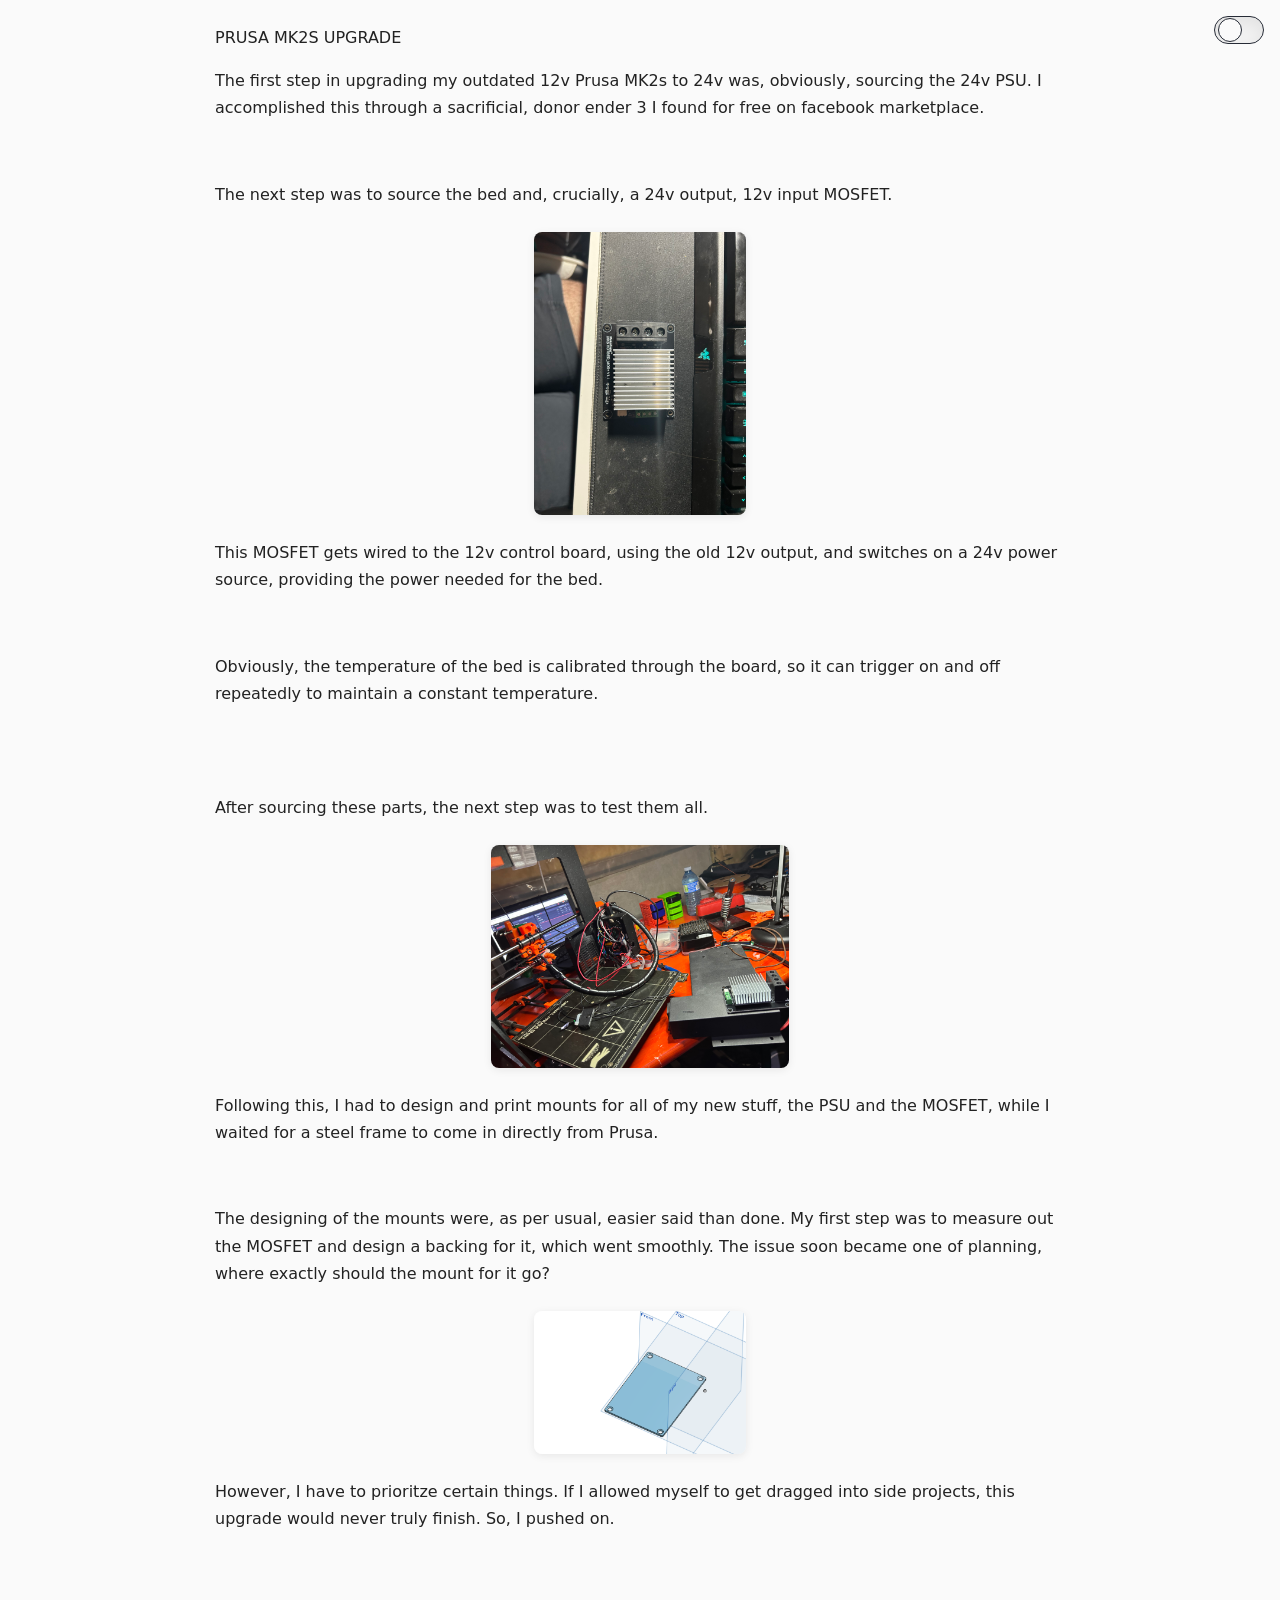
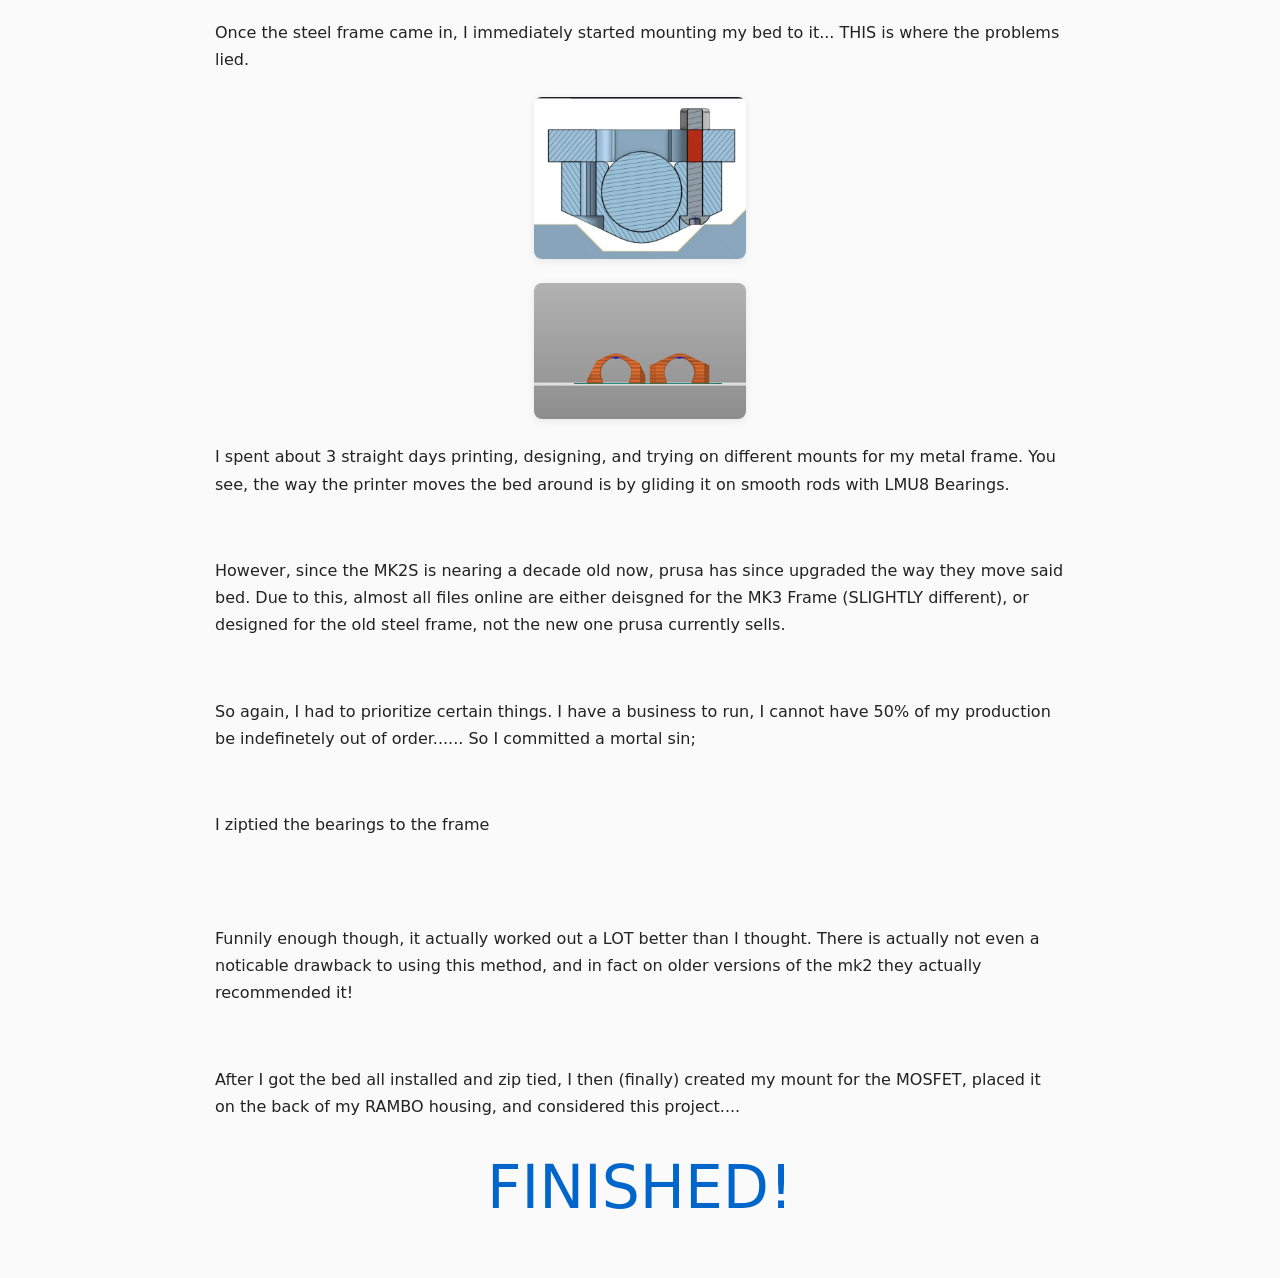
<file: 24vUpgrade/index.html>
<!DOCTYPE html>
<html lang="en">
<head>
  <script src="script.js" defer></script>

  <meta charset="UTF-8" />
  <meta name="viewport" content="width=device-width, initial-scale=1.0" />
  <meta name="description" content="Upgrading my 12v prusa mk2s one step at a time. First the bed, then the hotend, then the board" />
  <title>24v Prusa Upgrade</title>  
  <link rel="stylesheet" href="style.css">
</head>

<body>
  
  <!-- Theme toggle (slider) -->
<label class="theme-switch" aria-label="Toggle color theme">
  <input id="themeCheck" type="checkbox">
  <span class="slider"></span>
</label>

</button>

  <header>PRUSA MK2S UPGRADE</header>
    <p>The first step in upgrading my outdated 12v Prusa MK2s to 24v was, obviously, sourcing the 24v PSU. I accomplished this through a sacrificial, donor ender 3 I found for free on facebook marketplace.</p>
    <br>
    <p>The next step was to source the bed and, crucially, a 24v output, 12v input MOSFET.</p>
<img src="MOSFET.jpg" width=25%>
    <p>This MOSFET gets wired to the 12v control board, using the old 12v output, and switches on a 24v power source, providing the power needed for the bed.</p>
    <br>
    <p>Obviously, the temperature of the bed is calibrated through the board, so it can trigger on and off repeatedly to maintain a constant temperature.</p>
    <br>
    <br>
    <p>After sourcing these parts, the next step was to test them all.</p>
<img src="AssemblyBeginning.jpg" width=35%>
    <p>Following this, I had to design and print mounts for all of my new stuff, the PSU and the MOSFET, while I waited for a steel frame to come in directly from Prusa.</p>
    <br>
    <p>The designing of the mounts were, as per usual, easier said than done. My first step was to measure out the MOSFET and design a backing for it, which went smoothly. The issue soon became one of planning, where exactly should the mount for it go?</p>
<img src="MosfetImprint.png" width=25%>
    <p>However, I have to prioritze certain things. If I allowed myself to get dragged into side projects, this upgrade would never truly finish. So, I pushed on.</p>
    <br><br>
    <p>Once the steel frame came in, I immediately started mounting my bed to it... THIS is where the problems lied.</p>
    <img src="Prusa-Y-Bearing-Housing.png" width="25%"> <img src="OGvMOD.png" width="25%">
    <p>I spent about 3 straight days printing, designing, and trying on different mounts for my metal frame. You see, the way the printer moves the bed around is by gliding it on smooth rods with LMU8 Bearings.</p>
    <br>
    <p>However, since the MK2S is nearing a decade old now, prusa has since upgraded the way they move said bed. Due to this, almost all files online are either deisgned for the MK3 Frame (SLIGHTLY different), or designed for the old steel frame, not the new one prusa currently sells.</p>
    <br>
    <p>So again, I had to prioritize certain things. I have a business to run, I cannot have 50% of my production be indefinetely out of order...... So I committed a mortal sin;</p>
    <br>
    <p>I ziptied the bearings to the frame</p>
    <br>
    <br>
    <p>Funnily enough though, it actually worked out a LOT better than I thought. There is actually not even a noticable drawback to using this method, and in fact on older versions of the mk2 they actually recommended it!</p>
    <br>
    <p>After I got the bed all installed and zip tied, I then (finally) created my mount for the MOSFET, placed it on the back of my RAMBO housing, and considered this project....</p>
    <p class="lastLine">FINISHED!</p>
  </body>
</file>
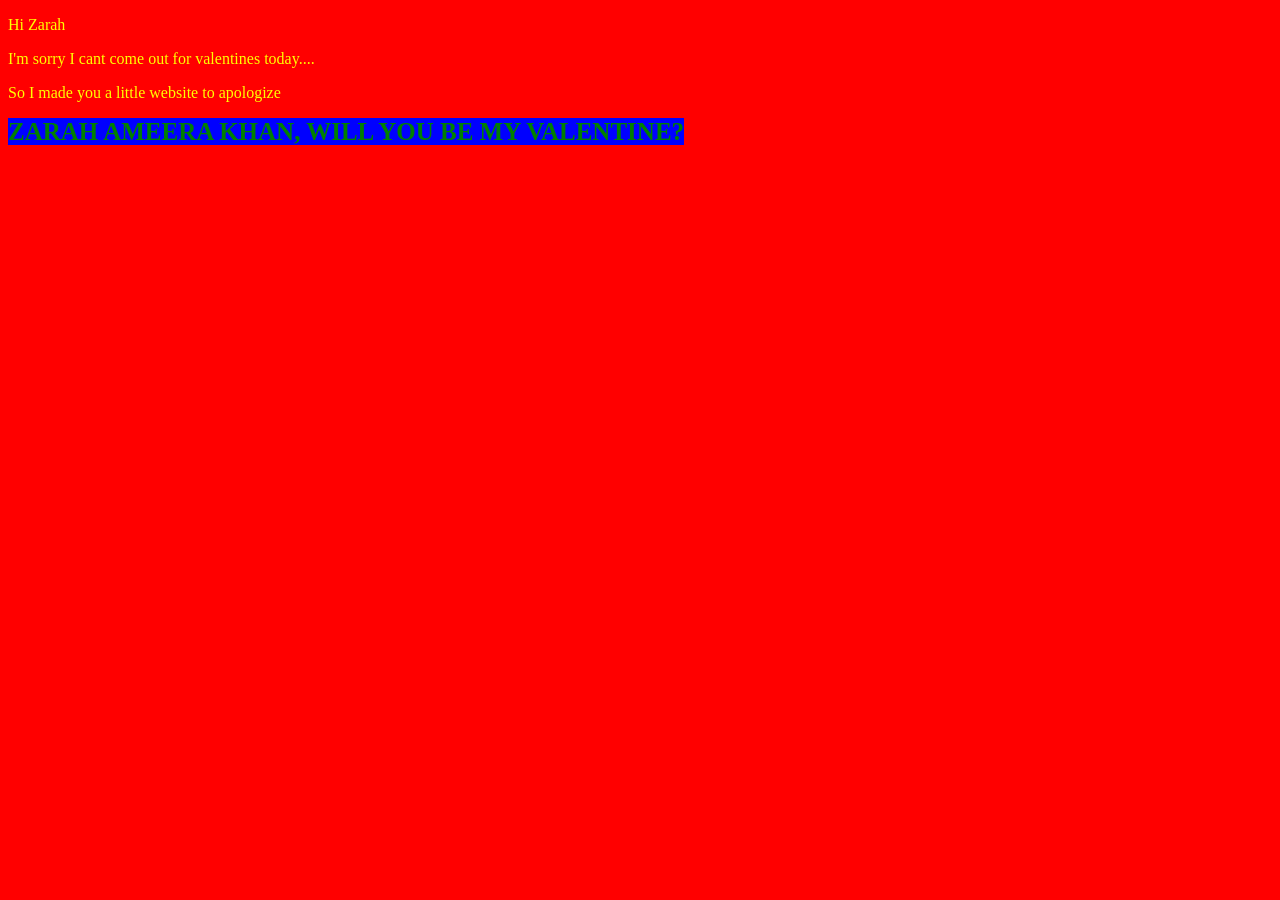
<file: dear-zarah/index.html>
<!DOCTYPE html>
<html>
<head>
	<meta charset="utf-8">
	<meta name="viewport" content="width=device-width, initial-scale=1">
	<title>Dear Zarah Khan</title>
	<link rel="stylesheet" type="text/css" href="style.css">
</head>
<body>
 	<p>Hi Zarah</p>
	<p>I'm sorry I cant come out for valentines today....</p>
	<p>So I made you a little website to apologize</p>
	<val>ZARAH AMEERA KHAN, WILL YOU BE MY VALENTINE?</val>

	<style>
	p {color: yellow;}
	body {background-color: red;}
	val {color: green; font-weight: bold; font-size:25px; background-color: blue;}
	</style>

</body>
</html>
</file>
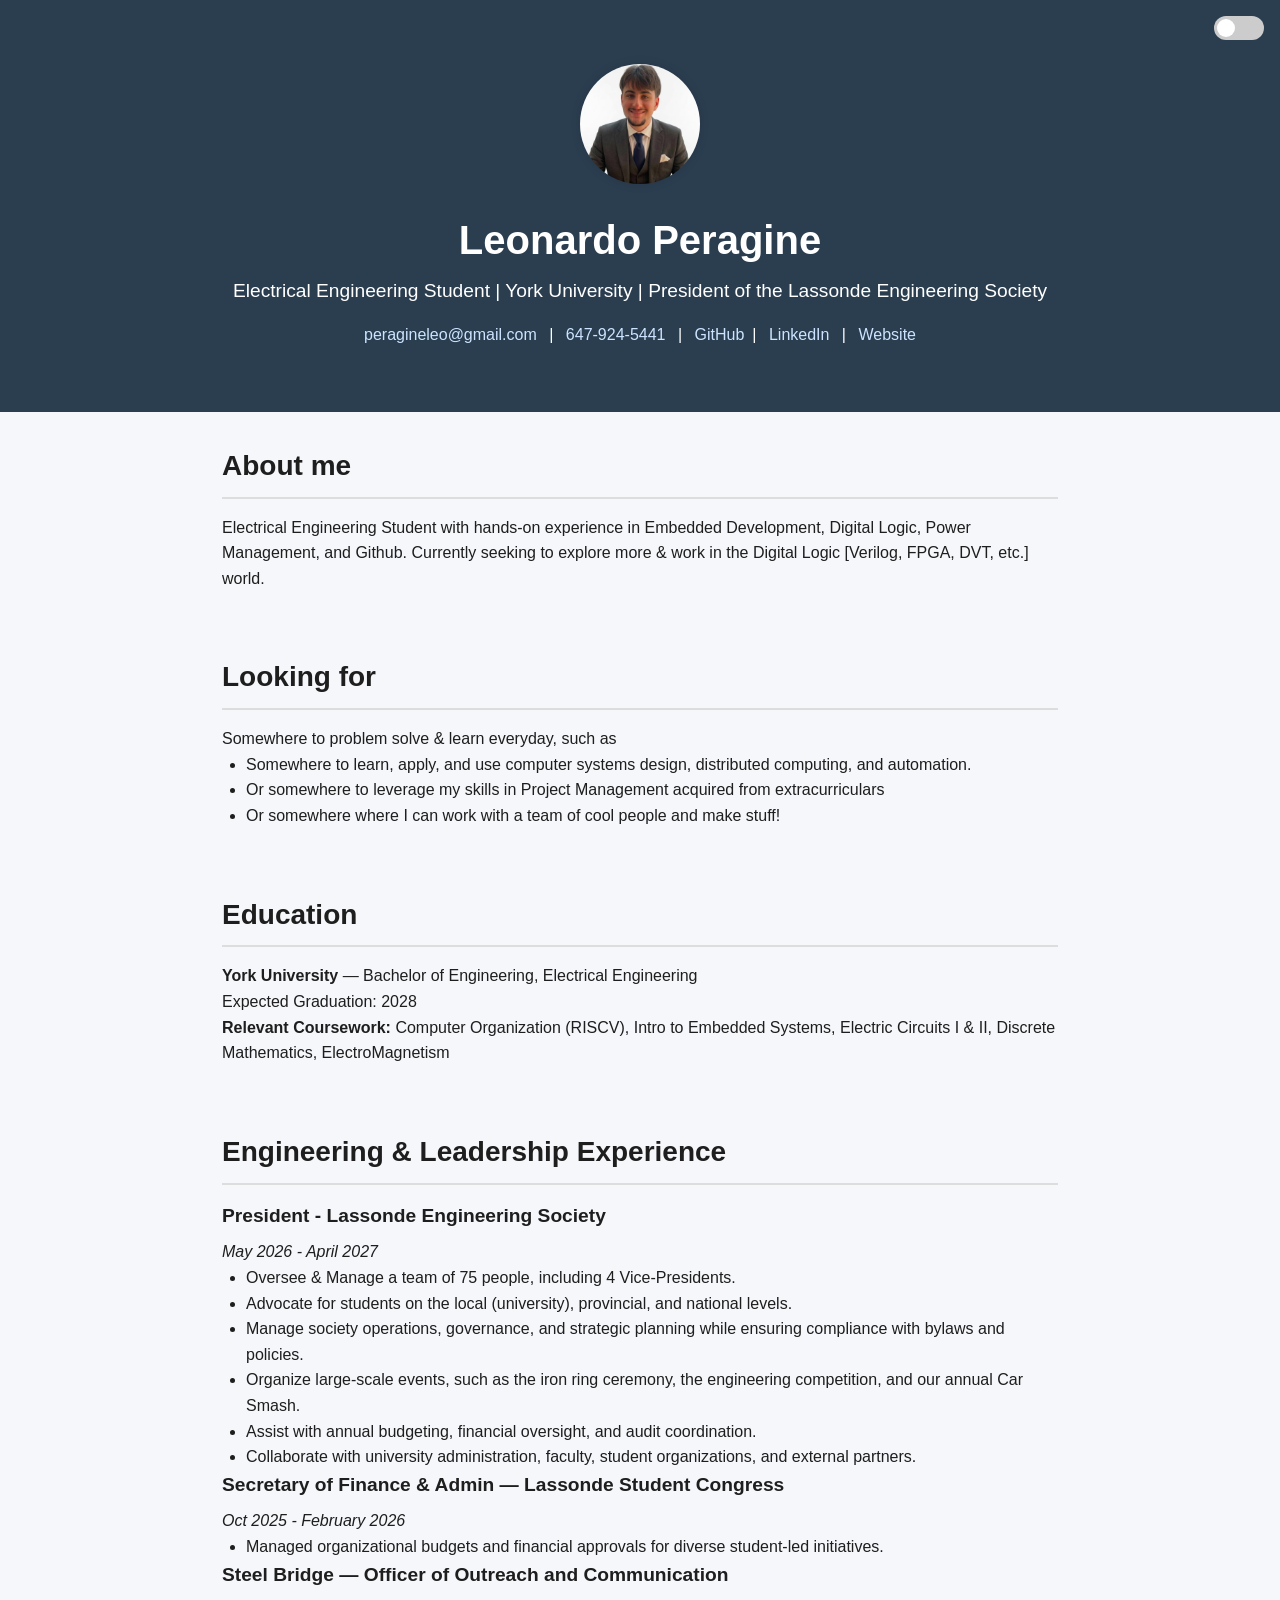
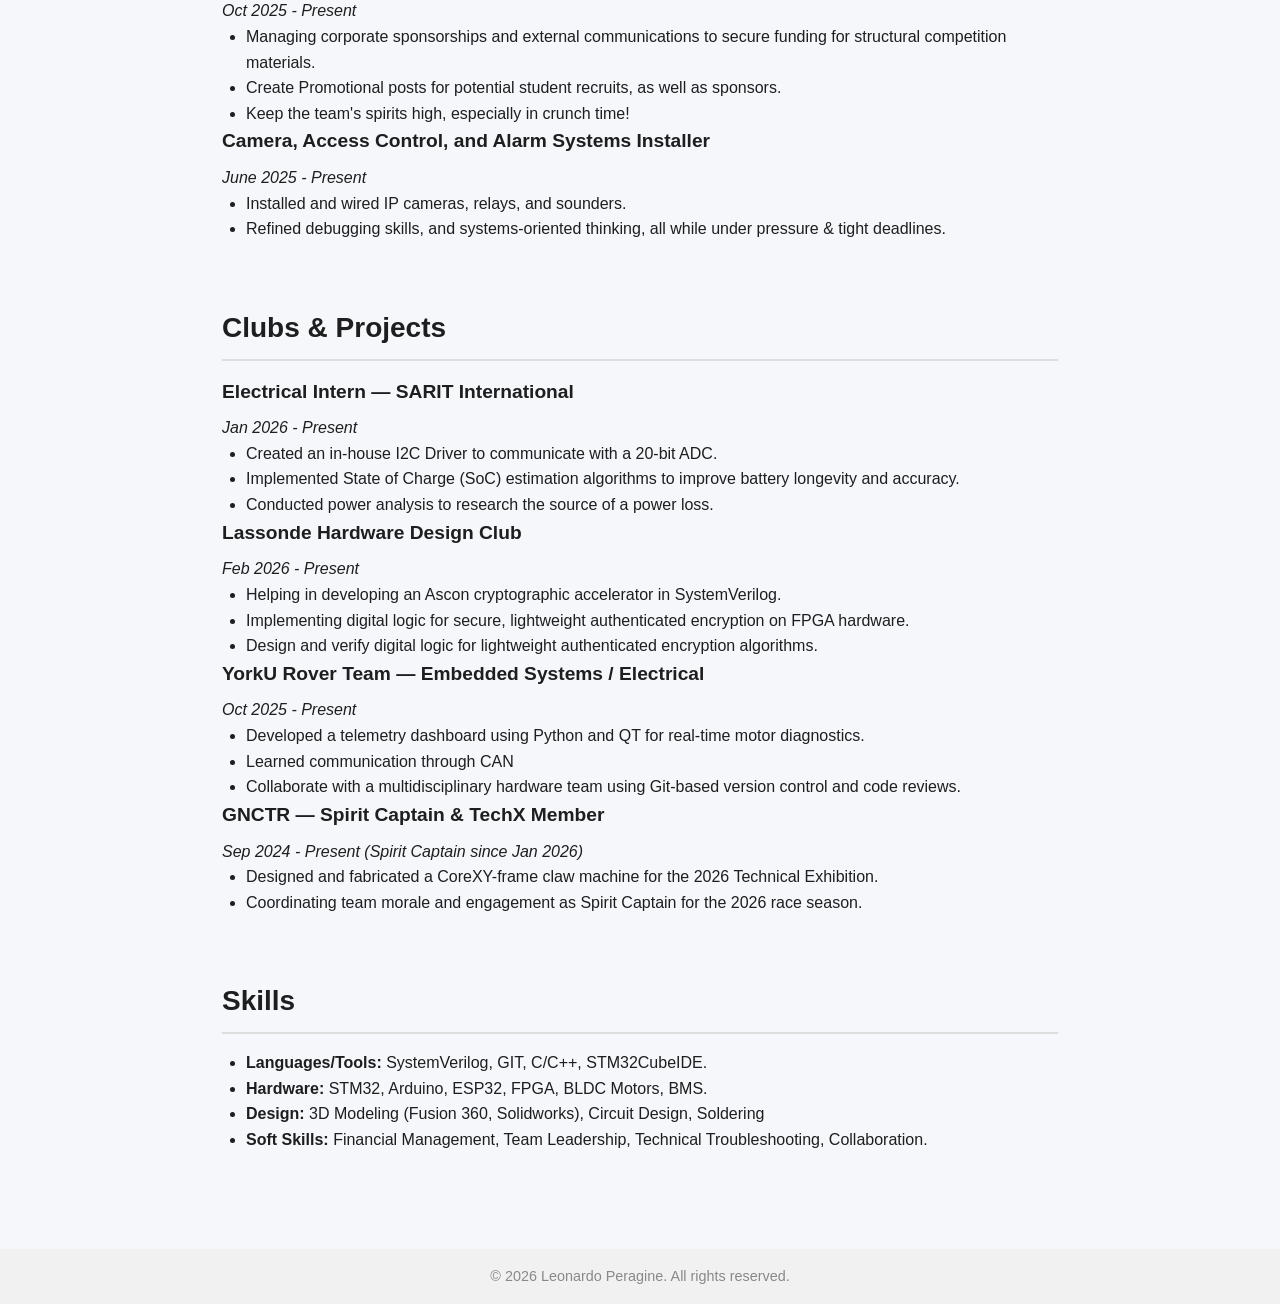
<file: index.html/index.html>
<!DOCTYPE html>
<html lang="en">
<head>
  <meta charset="UTF-8" />
  <meta name="viewport" content="width=device-width, initial-scale=1.0" />
  <meta name="description" content="Leonardo Peragine - Electrical Engineering Student Portfolio" />
  <title>Leonardo Peragine</title>
  <link href="https://fonts.googleapis.com/css2?family=Anton&display=swap" rel="stylesheet">
<link rel="stylesheet" href="style.css?v=99">
</head>
<body>
  <header>
    <div class="toggle-container">
      <label class="toggle-switch">
        <input type="checkbox" onchange="document.body.classList.toggle('dark-mode')">
        <span class="slider"></span>
      </label>
    </div>
    <div class="container">
      <img src="images/profileSUIT2026.png" alt="Leonardo Peragine" class="profile-photo">
      <h1>Leonardo Peragine</h1>
      <p>Electrical Engineering Student | York University | President of the Lassonde Engineering Society </p>
      <div class="contact">
        <a href="mailto:peragineleo@gmail.com">peragineleo@gmail.com</a> |
        <a href="tel:+16479245441">647-924-5441</a> |
        <a href = "https://www.github.com/Leonardo314159/" target="_blank">GitHub</a>|
        <a href="https://www.linkedin.com/in/leonardo-peragine-085b5928a/" target="_blank">LinkedIn</a> |
        <a href="https://peragine.ca" target="_blank">Website</a>
      </div>
    </div>
  </header>


  <section class="aboutme container">
    <h2>About me</h2>
    <p>Electrical Engineering Student with hands-on experience in Embedded Development, Digital Logic, Power Management, and Github. Currently seeking to explore more & work in the Digital Logic [Verilog, FPGA, DVT, etc.] world.</p>
  </section>

  <section class="lookingfor container">
    <h2>Looking for</h2>
    <p>Somewhere to problem solve & learn everyday, such as </p>
    <ul>
      <li>Somewhere to learn, apply, and use computer systems design, distributed computing, and automation. </li>
      <li>Or somewhere to leverage my skills in Project Management acquired from extracurriculars</li>
      <li>Or somewhere where I can work with a team of cool people and make stuff!</li>
    </ul>

  </section>
    
  
  <section class="education container">
    <h2>Education</h2>
    <p><strong>York University</strong> — Bachelor of Engineering, Electrical Engineering<br>Expected Graduation: 2028</p>
    <p><strong>Relevant Coursework:</strong> Computer Organization (RISCV), Intro to Embedded Systems, Electric Circuits I & II, Discrete Mathematics, ElectroMagnetism</p>
  </section>

  <section class="experience container">
    <h2>Engineering & Leadership Experience</h2>
    
    <div class="job">
      <h3>President - Lassonde Engineering Society</h3>
      <p><em>May 2026 - April 2027</em></p>
      <ul>
        <li>Oversee & Manage a team of 75 people, including 4 Vice-Presidents.</li>
        <li>Advocate for students on the local (university), provincial, and national levels.</li>
        <li>Manage society operations, governance, and strategic planning while ensuring compliance with bylaws and policies.</li>
        <li>Organize large-scale events, such as the iron ring ceremony, the engineering competition, and our annual Car Smash.</li>
        <li>Assist with annual budgeting, financial oversight, and audit coordination.</li>
        <li>Collaborate with university administration, faculty, student organizations, and external partners.</li>
      </ul>
    </div>
    <div class="job">
      <h3>Secretary of Finance & Admin — Lassonde Student Congress</h3>
      <p><em>Oct 2025 - February 2026</em></p>
      <ul>
        <li>Managed organizational budgets and financial approvals for diverse student-led initiatives.</li>
      </ul>
    </div>
     <div class="job">
      <h3>Steel Bridge — Officer of Outreach and Communication</h3>
      <p><em>Oct 2025 - Present</em></p>
      <ul>
        <li>Managing corporate sponsorships and external communications to secure funding for structural competition materials.</li>
        <li>Create Promotional posts for potential student recruits, as well as sponsors.</li>
        <li>Keep the team's spirits high, especially in crunch time!</li>
      </ul>
    </div>
    <div class="job">
      <h3>Camera, Access Control, and Alarm Systems Installer</h3>
      <p><em>June 2025 - Present</em></p>
      <ul>
        <li>Installed and wired IP cameras, relays, and sounders.</li>
        <li>Refined debugging skills, and systems-oriented thinking, all while under pressure & tight deadlines.</li>
      </ul>
    </div>
   
  </section>

  <section class="projects container">
    <h2>Clubs & Projects</h2>
    <div class="project">
      <h3>Electrical Intern — SARIT International</h3>
      <p><em>Jan 2026 - Present</em></p>
      <ul>
        <li>Created an in-house I2C Driver to communicate with a 20-bit ADC.</li>
        <li>Implemented State of Charge (SoC) estimation algorithms to improve battery longevity and accuracy.</li>
        <li>Conducted power analysis to research the source of a power loss.</li>
      </ul>
    </div>
    <div class="project">
      <h3>Lassonde Hardware Design Club</h3>
      <p><em>Feb 2026 - Present</em></p>
      <ul>
        <li>Helping in developing an Ascon cryptographic accelerator in SystemVerilog.</li>
        <li>Implementing digital logic for secure, lightweight authenticated encryption on FPGA hardware.</li>
        <li>Design and verify digital logic for lightweight authenticated encryption algorithms.</li>
      </ul>
    </div>
    <div class="project">
      <h3>YorkU Rover Team — Embedded Systems / Electrical</h3>
      <p><em>Oct 2025 - Present</em></p>
      <ul>
        <li>Developed a telemetry dashboard using Python and QT for real-time motor diagnostics.</li>
        <li>Learned communication through CAN</li>
        <li>Collaborate with a multidisciplinary hardware team using Git-based version control and code reviews.</li>
      </ul>
    </div>
    <div class="project">
      <h3>GNCTR — Spirit Captain & TechX Member</h3>
      <p><em>Sep 2024 - Present (Spirit Captain since Jan 2026)</em></p>
      <ul>
        <li>Designed and fabricated a CoreXY-frame claw machine for the 2026 Technical Exhibition.</li>
        <li>Coordinating team morale and engagement as Spirit Captain for the 2026 race season.</li>
      </ul>
    </div>

  </section>

  <section class="skills container">
    <h2>Skills</h2>
    <ul>
      <li><strong>Languages/Tools:</strong> SystemVerilog, GIT, C/C++, STM32CubeIDE.</li>
      <li><strong>Hardware:</strong> STM32, Arduino, ESP32, FPGA, BLDC Motors, BMS.</li>
      <li><strong>Design:</strong> 3D Modeling (Fusion 360, Solidworks), Circuit Design, Soldering</li>
      <li><strong>Soft Skills:</strong> Financial Management, Team Leadership, Technical Troubleshooting, Collaboration.</li>
    </ul>
  </section>

  <footer>
    <p>&copy; 2026 Leonardo Peragine. All rights reserved.</p>
  </footer>
</body>
</html>
</file>
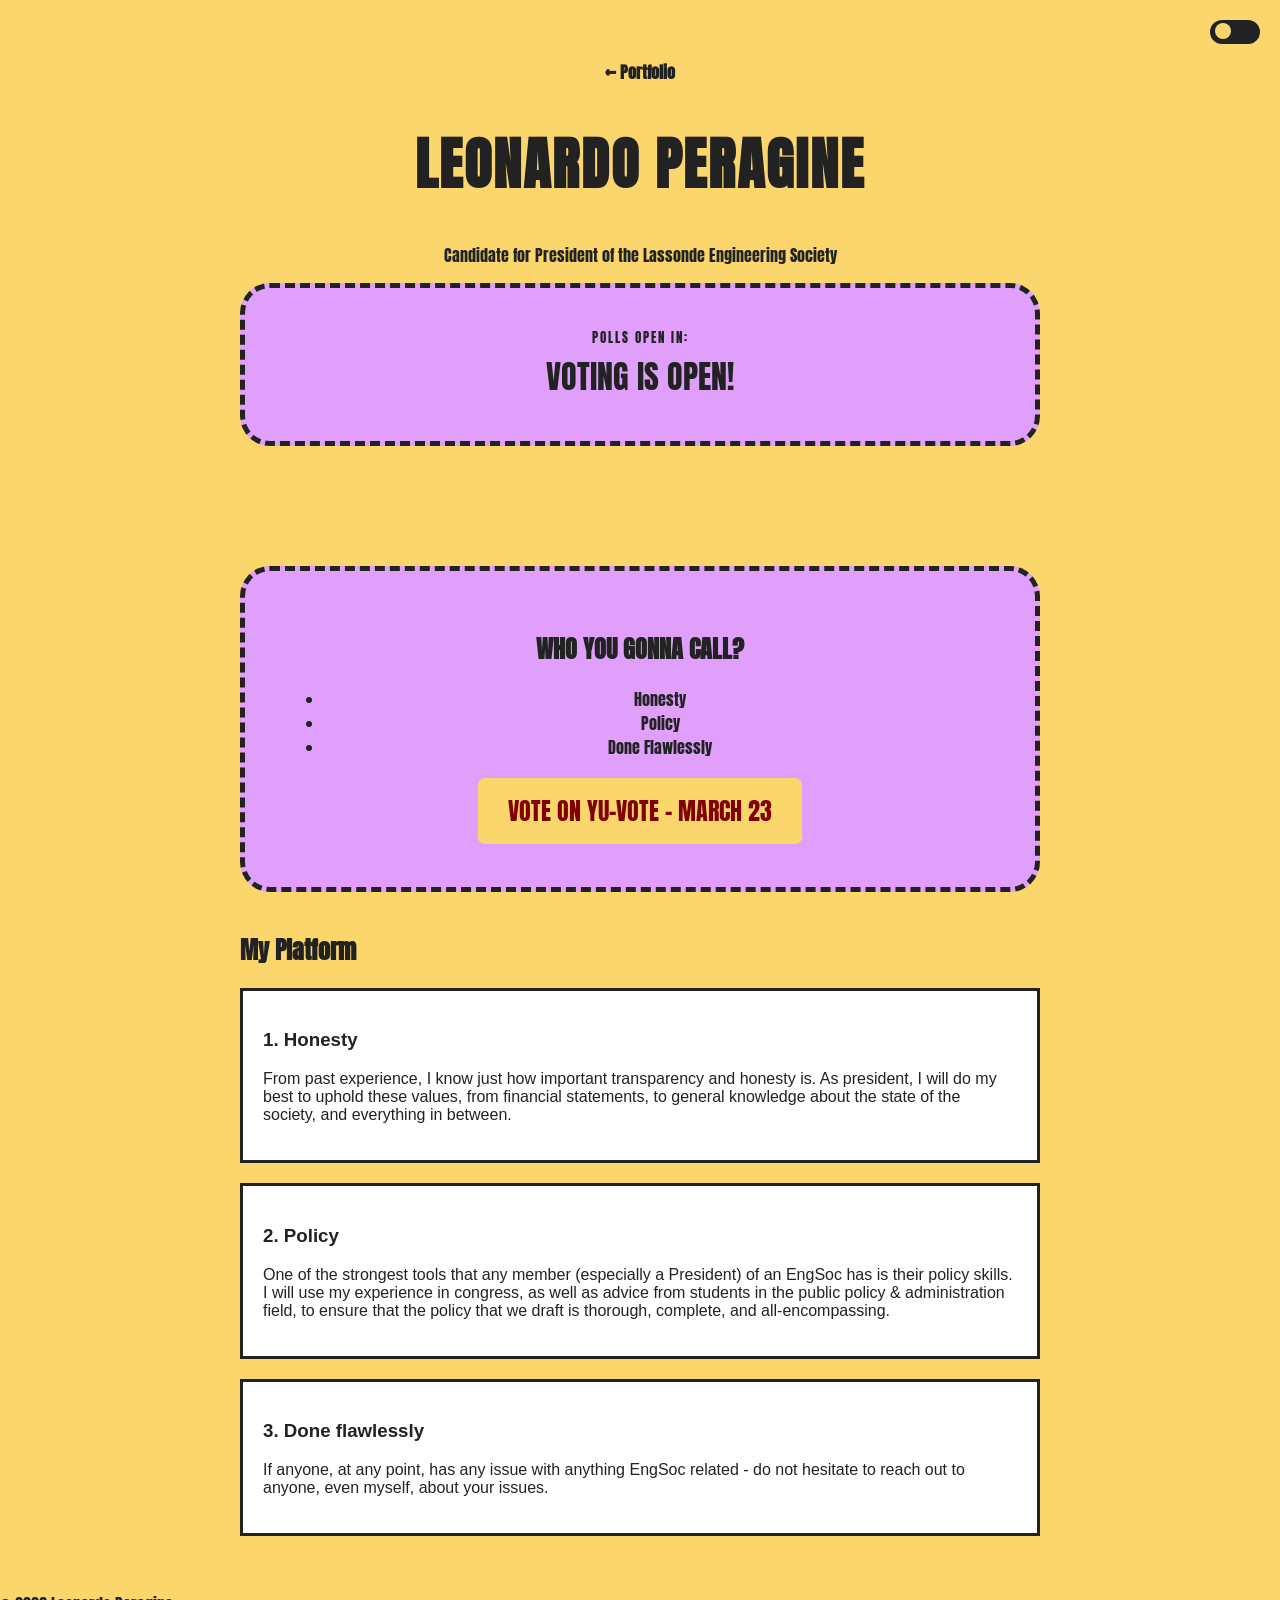
<file: president-2026/index.html>
<!DOCTYPE html>
<html lang="en">
<head>
  <meta charset="UTF-8" />
  <meta name="viewport" content="width=device-width, initial-scale=1.0" />
  <title>Vote Leo | LES President 2026</title>
  <link href="https://fonts.googleapis.com/css2?family=Anton&display=swap" rel="stylesheet">
  <link rel="stylesheet" href="style.css" />
</head>
<body class="campaign-page">
  <header>
    <div class="container">
      <nav><a href="https://www.peragine.ca/index.html" class="back-link">← Portfolio</a></nav>
      <div class="toggle-container">
        <label class="toggle-switch">
          <input type="checkbox" id="darkModeToggle">
          <span class="slider"></span>
        </label>
      </div>
      <h1>LEONARDO PERAGINE</h1>
      <p>Candidate for President of the Lassonde Engineering Society</p>
        <section class="campaign-hero">
        <div id="countdown-container">
            <div id="countdown-label">POLLS OPEN IN:</div>
            <div id="countdown">--d --h --m --s</div>
        </div>
    </section>
    </div>
    </div>
  </header>

  <main class="container">
    <section class="campaign-hero">
      <div class="hero-content">
        <h2>WHO YOU GONNA CALL?</h2>
        <ul class="slogan-list">
          <li>Honesty</li>
          <li>Policy</li>
          <li>Done Flawlessly</li>
        </ul>
        <a href="https://www.yuvote.yorku.ca" class="vote-button">VOTE ON YU-VOTE - MARCH 23</a>
      </div>
    </section>

    <section class="platform">
      <h2>My Platform</h2>
      <div class="platform-card">
        <h3>1. Honesty</h3>
        <p>From past experience, I know just how important transparency and honesty is. As president, I will do my best to
            uphold these values, from financial statements, to general knowledge about the state of the society, and everything in between.
        </p>
      </div>
      <div class="platform-card">
        <h3>2. Policy</h3>
        <p>One of the strongest tools that any member (especially a President) of an EngSoc has is their policy skills. I will use my experience in congress,
            as well as advice from students in the public policy & administration field, to ensure that the policy that we draft is thorough, complete, and all-encompassing.
        </p>
      </div>
      <div class="platform-card">
        <h3>3. Done flawlessly</h3>
        <p>If anyone, at any point, has any issue with anything EngSoc related - do not hesitate to reach out to anyone, even myself, about your issues.
            
        </p>
      </div>
    </section>
  </main>

  <footer>
    <p>&copy; 2026 Leonardo Peragine</p>
  </footer>

  <script src="script.js"></script>
</body>
</html>
</file>
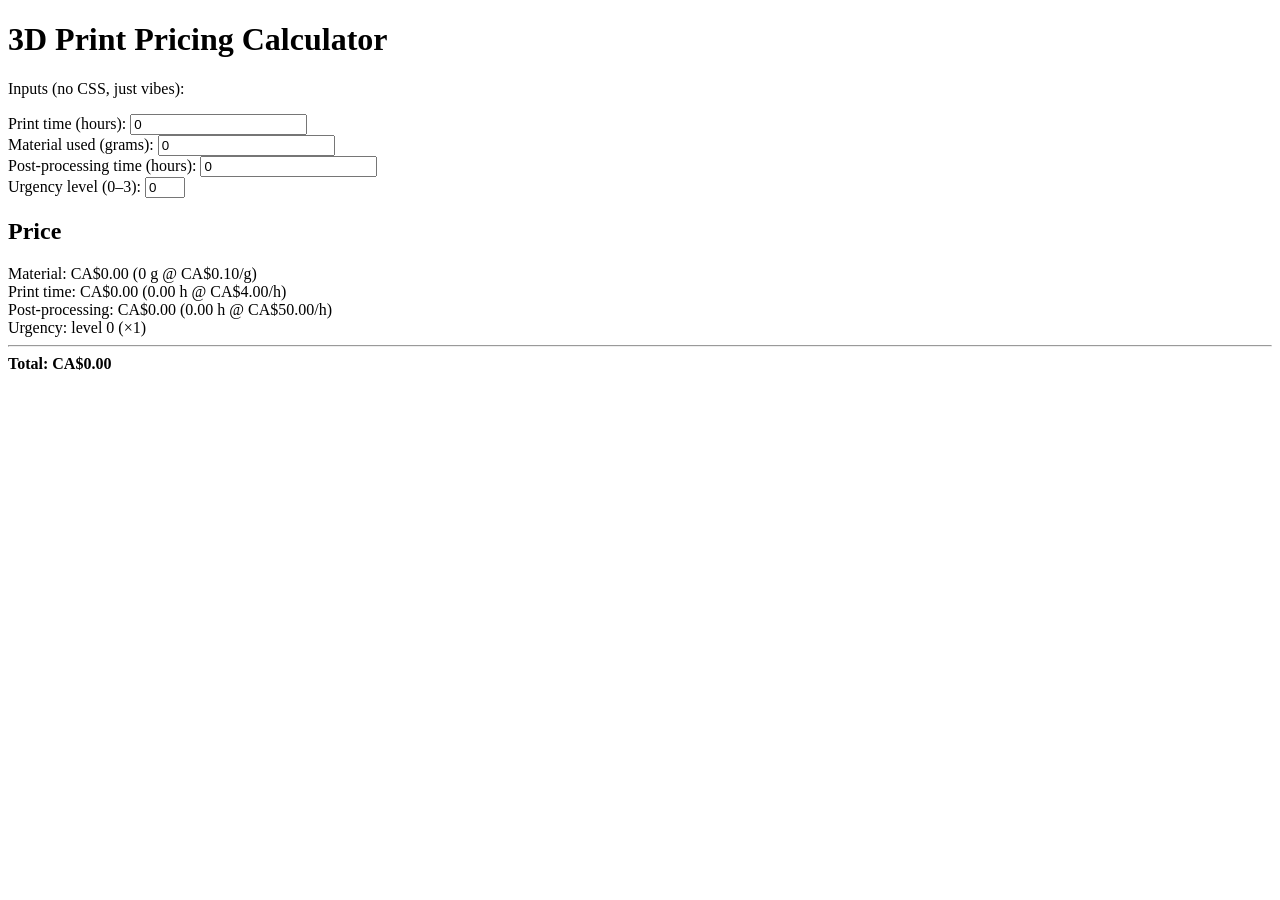
<file: pricecal/index.html>
<!DOCTYPE html>
<html lang="en">
<head>
  <meta charset="UTF-8" />
  <meta name="viewport" content="width=device-width, initial-scale=1.0" />
  <title>3D Print Pricing Calculator</title>
  <script src="calculatormath.js" defer></script>
</head>
<body>
  <h1>3D Print Pricing Calculator</h1>

  <p>Inputs (no CSS, just vibes):</p>

  <label>
    Print time (hours):
    <input id="printTime" type="number" min="0" step="0.1" value="0" />
  </label>
  <br/>
  <label>
    Material used (grams):
    <input id="grams" type="number" min="0" step="1" value="0" />
  </label>
  <br/>
  <label>
    Post-processing time (hours):
    <input id="postTime" type="number" min="0" step="0.1" value="0" />
  </label>
  <br/>
  <label>
    Urgency level (0–3):
    <input id="urgency" type="number" min="0" max="3" step="1" value="0" />
  </label>

  <h2>Price</h2>
  <div id="output"></div>
</body>
</html>
</file>
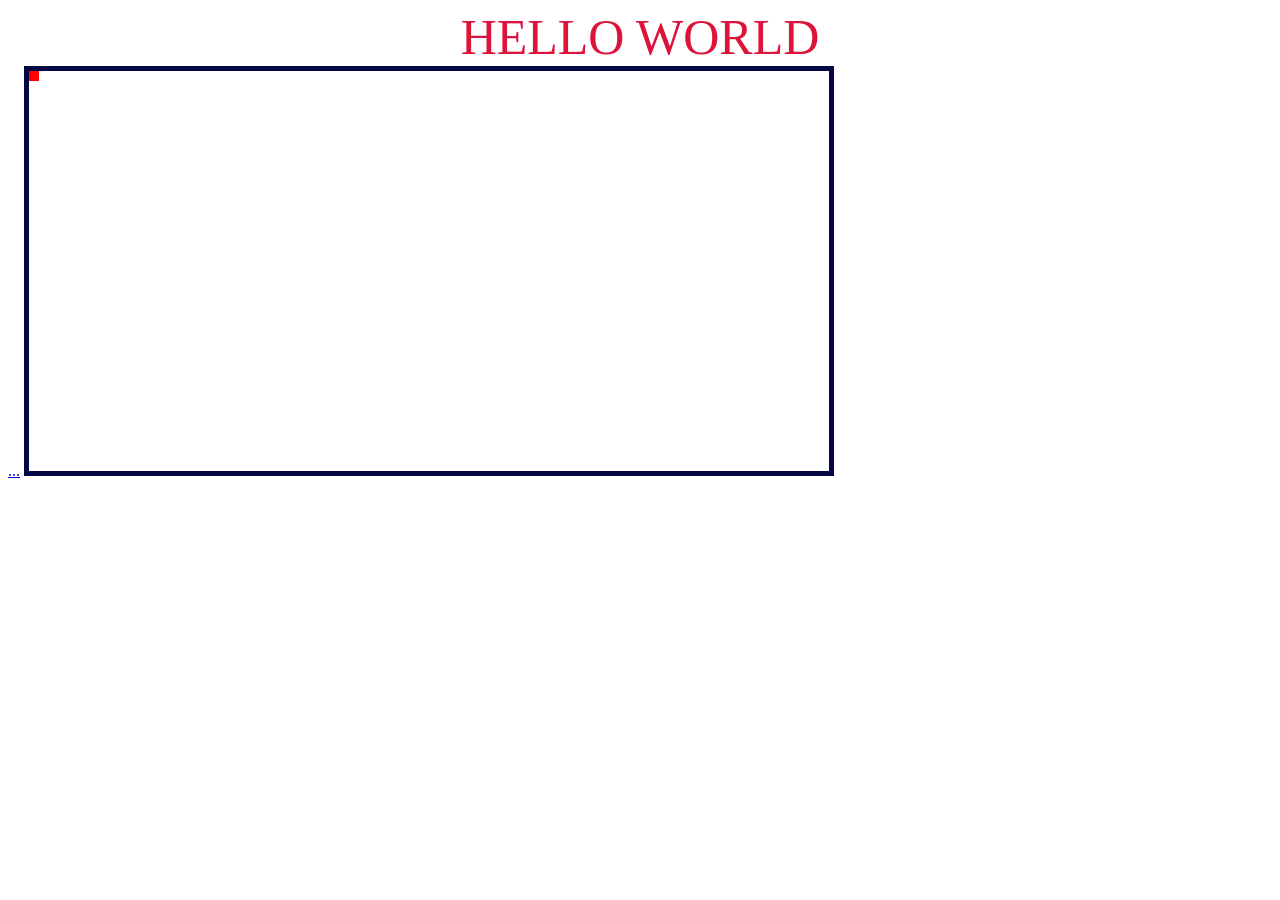
<file: testing-page/index.html>
<!DOCTYPE html>
<html>
<head>
	<meta charset="utf-8">
	<meta name="viewport" content="width=device-width, initial-scale=1">
	<title>First Try</title>
	<link rel="stylesheet" href="style.css">
</head>
<body>
  <p>HELLO WORLD</p>
  <a href=/valentines-note>...</a>
  <!-- LINK TO JAVASCRIPT FILE-->

  <canvas id="MyCanvas" width="800" height="400" style="border:5px solid rgb(3, 7, 68);">
  </canvas>
<script type="text/javascript" src="index.js"></script>

</body>
</html>
</file>
<file: 24vUpgrade/style.css>
/* ----- Theme variables ----- */
:root {
  /* light theme */
  --bg: #fafafa;
  --text: #222;
  --link: #0066cc;
  --border: #262b36;
  --muted: #555;
  --card: #f4f4f4;
}
:root[data-theme="dark"] {
  /* dark theme */
  --bg: #0b0c0f;
  --text: #e7e9ee;
  --link: #67d2ff;
  --border: #eee;
  --muted: #a7adba;
  --card: #1a1c24;
}

/* ----- Base reset ----- */
body {
  font-family: system-ui, -apple-system, Segoe UI, Roboto, "Helvetica Neue", Arial, sans-serif;
  line-height: 1.7;
  background: var(--bg);
  color: var(--text);
  max-width: 850px;
  margin: 0 auto;
  padding: 1.5rem;
}

/* ----- Headings ----- */
h1, h2, h3 {
  line-height: 1.3;
  margin-top: 2rem;
  margin-bottom: 1rem;
}
h1 {
  font-size: 2rem;
  border-bottom: 2px solid var(--border);
  padding-bottom: 0.5rem;
}
h2 { font-size: 1.5rem; }
h3 { font-size: 1.25rem; }

/* ----- Paragraphs & links ----- */
p {
  margin: 1rem 0;
}
a {
  color: var(--link);
  text-decoration: underline;
}
a:hover {
  text-decoration-thickness: 2px;
}

.lastLine {
  display: flex;
  justify-content: center;
  align-items: center;
  font-size: 60px;
  color:#0066cc;
}

/* ----- Images ----- */
img {
  max-width: 100%;
  height: auto;
  display: block;
  margin: 1.5rem auto;
  border-radius: 8px;
  box-shadow: 0 2px 8px rgba(0,0,0,0.08);
}

/* ----- Code snippets ----- */
pre, code {
  font-family: ui-monospace, SFMono-Regular, Menlo, Consolas, "Liberation Mono", monospace;
}
pre {
  background: var(--card);
  padding: 0.75rem 1rem;
  border-radius: 6px;
  overflow-x: auto;
  margin: 1.2rem 0;
}
code {
  background: var(--card);
  padding: 0.2em 0.4em;
  border-radius: 4px;
}

/* ----- Blockquotes ----- */
blockquote {
  border-left: 4px solid var(--border);
  margin: 1.5rem 0;
  padding-left: 1rem;
  color: var(--muted);
  font-style: italic;
}

/* ----- Lists ----- */
ul, ol {
  margin: 1rem 0 1rem 2rem;
}
li {
  margin: 0.3rem 0;
}

/* --- theme switch --- */
.theme-switch{
  position: fixed; top: 16px; right: 16px; z-index: 9999;
  display: inline-block; width: 50px; height: 28px; cursor: pointer;
}
.theme-switch input{ display:none; }

.theme-switch .slider{
  position: absolute; inset: 0;
  background: var(--card);
  border: 1px solid var(--border);
  border-radius: 999px;
  box-shadow: 0 6px 18px rgba(0,0,0,.08) inset;
  transition: background .2s ease;
}

/* knob */
.theme-switch .slider::before{
  content:"";
  position: absolute; height: 22px; width: 22px; left: 3px; top: 50%;
  transform: translateY(-50%);
  background: var(--bg);
  border: 1px solid var(--border);
  border-radius: 50%;
  transition: transform .18s ease;
}
/* checked state → move knob right */
.theme-switch input:checked + .slider::before{
  transform: translate(22px, -50%);
}
</file>
<file: dear-zarah/style.css>
body {
background-color: 5, 179, 5;
}

.p {
color: red;
background-color: 255, 179, 5;
}

.val {
text-align: center;
text-color: 0, 255, 0;
}
</file>
<file: index.html/style.css>
/* Reset and base styles */
* {
  margin: 0;
  padding: 0;
  box-sizing: border-box;
}

body {
  font-family: 'Segoe UI', Tahoma, Geneva, Verdana, sans-serif;
  background-color: #f5f7fa;
  color: #1e1e1e;
  line-height: 1.6;
  transition: background-color 0.3s, color 0.3s;
}

.container {
  max-width: 900px;
  margin: auto;
  padding: 2rem;
}

header {
  background-color: #2b3e50;
  color: white;
  padding: 2rem 0;
  text-align: center;
  position: relative;
}

header h1 {
  font-size: 2.5rem;
  margin-bottom: 0.25rem;
}

header p {
  font-size: 1.2rem;
  margin-bottom: 1rem;
}

header .contact a {
  color: #cce4ff;
  text-decoration: none;
  margin: 0 0.5rem;
}

.profile-photo {
  width: 120px;
  height: 120px;
  border-radius: 50%;
  object-fit: cover;
  box-shadow: 0 0 10px rgba(0, 0, 0, 0.15);
  margin-bottom: 1rem;
}

section {
  margin-top: 3rem;
}

h2 {
  font-size: 1.75rem;
  margin-bottom: 1rem;
  border-bottom: 2px solid #ddd;
  padding-bottom: 0.5rem;
}

h3 {
  font-size: 1.2rem;
  margin-bottom: 0.5rem;
}

ul {
  margin-left: 1.5rem;
  list-style: disc;
}

footer {
  text-align: center;
  padding: 1rem;
  margin-top: 4rem;
  background-color: #f1f1f1;
  color: #888;
  font-size: 0.9rem;
}

/* Dark mode */
body.dark-mode {
  background-color: #1e1e1e;
  color: #f5f7fa;
}

body.dark-mode header {
  background-color: #121a24;
}

body.dark-mode footer {
  background-color: #2a2a2a;
  color: #ccc;
}

/* Toggle switch */
.toggle-container {
  position: absolute;
  top: 1rem;
  right: 1rem;
}

.toggle-switch {
  position: relative;
  display: inline-block;
  width: 50px;
  height: 24px;
}

.toggle-switch input {
  opacity: 0;
  width: 0;
  height: 0;
}

.slider {
  position: absolute;
  cursor: pointer;
  top: 0;
  left: 0;
  right: 0;
  bottom: 0;
  background-color: #ccc;
  transition: .4s;
  border-radius: 24px;
}

.slider:before {
  position: absolute;
  content: "";
  height: 18px;
  width: 18px;
  left: 3px;
  bottom: 3px;
  background-color: white;
  transition: .4s;
  border-radius: 50%;
}

input:checked + .slider {
  background-color: #2196f3;
}

input:checked + .slider:before {
  transform: translateX(26px);
}


/*  

----- DEPRECATED - KEEPING FOR LEGACY & MEMORIEZ LOL

--- Election Notice Box --- 
#election-notice-wrapper {
  display: flex;
  justify-content: center;
  width: 100%;
  padding: 40px 0;
}

 1. The Pulse Animation Definition 
@keyframes pulse-border-colors {
  0% { 
    border-color: #fbd66d; 
    box-shadow: 10px 10px 0px #000000; 
  }
  50% { 
    border-color: #df9ffb; 
    box-shadow: 10px 10px 25px #fbd66d(0, 0, 0, 0.6); 
  }
  75% { 
    border-color: #fbd66d; 
    box-shadow: 10px 10px 0px #df9ffb; 
  }
  100%{
    border-color: #fbd66d; 
    box-shadow: 10px 10px 0px #140c18; 
  }
}

.election-notice {
  background-color: #ffffff;
  border: 6px dashed #222222; 
  padding: 40px;
  border-radius: 20px;
  max-width: 600px;
  text-align: center;
  color: #222222;
  display: block;
  position: relative;
   2. Apply Pulse here 
  animation: pulse-border-colors 2s linear infinite;
}

3. The Bouncy Pop Button 
.notice-button {
  display: inline-block;
  margin-top: 20px;
  padding: 15px 30px;
  background-color: #222222; 
  color: #fbd66d;           
  text-decoration: none;
  font-family: 'Anton', sans-serif;
  font-size: 1.3rem;
  border-radius: 12px;
  transition: all 0.3s cubic-bezier(0.175, 0.885, 0.32, 1.275);
  box-shadow: 0 4px 0px #000;
  cursor: pointer;
}

.notice-button:hover {
  transform: translateY(-5px) scale(1.05);
  background-color: #fbd66d;
  color: #222222;
  box-shadow: 0 10px 20px rgba(0, 0, 0, 0.15);
}

.notice-button:active {
  transform: translateY(2px) scale(0.98);
  box-shadow: 0 2px 0px #000;
}

*/
</file>
<file: president-2026/style.css>
:root {
  --yellow: #fbd66d;
  --lavender: #df9ffb;
  --black: #222222;
  --white: #ffffff;
  
  /* Initial State: Yellow Background */
  --bg: var(--yellow);
  --text: var(--black);
  --hero-bg: var(--lavender);
  --card-border: var(--black);
  --btn-bg: var(--yellow);
  --btn-text: var(--lavender);
  --vote-btn-text: #810000;
}

body.dark-mode {
  /* Flipped State: Lavender Background */
  --bg: var(--lavender);
  --text: var(--black);
  --hero-bg: var(--yellow);
  --card-border: var(--black);
  --btn-bg: var(--lavender);
  --btn-text: var(--yellow);
  --vote-btn-text: #da0000;
  --white: #f5f5f5; /* Slight off-white for contrast */
}

body {
  font-family: 'Anton', sans-serif;
  background-color: var(--bg);
  color: var(--text);
  margin: 0;
  transition: all 0.3s ease;
}

.container { max-width: 800px; margin: 0 auto; padding: 20px; }

header { text-align: center; padding: 40px 0; }
header h1 { font-size: 3.5rem; letter-spacing: 2px; color: var(--black); }

.back-link { color: var(--black); text-decoration: none; font-weight: bold; }

/* Campaign Hero - Swaps between Lavender and Yellow */
.campaign-hero {
  background-color: var(--hero-bg) !important;
  border: 5px dashed var(--black);
  padding: 40px;
  text-align: center;
  border-radius: 30px;
  margin-bottom: 40px;
  transition: background-color 0.3s ease;
}

.vote-button {
  display: inline-block;
  background: var(--btn-bg);
  color: var(--vote-btn-text);
  padding: 15px 30px;
  text-decoration: none;
  font-size: 1.5rem;
  border-radius: 10px;
  /* This creates the high-contrast outline you were looking for */
  border: 3px solid var(--btn-text); 
  transition: all 0.2s ease;
}

.vote-button:hover { 
  transform: scale(1.05);
  background: var(--btn-text);
  color: var(--btn-bg);
}

/* Platform Cards */
.platform-card {
  background: var(--white);
  border: 3px solid var(--card-border);
  padding: 20px;
  margin-bottom: 20px;
  font-family: Arial, sans-serif;
}

/* --- Toggle Switch Fix --- */
.toggle-container { position: absolute; top: 20px; right: 20px; }
.toggle-switch { position: relative; display: inline-block; width: 50px; height: 24px; }
.toggle-switch input { opacity: 0; width: 0; height: 0; }

.slider { 
  position: absolute; 
  cursor: pointer; 
  top: 0; left: 0; right: 0; bottom: 0; 
  background-color: var(--black); /* Black base for the toggle track */
  border: 2px solid var(--text); /* Outline that changes color */
  border-radius: 34px; 
  transition: .4s; 
}

.slider:before { 
  position: absolute; 
  content: ""; 
  height: 16px; width: 16px; 
  left: 3px; bottom: 3px; 
  background-color: var(--yellow); /* Initial circle color */
  border-radius: 50%; 
  transition: .4s; 
}

/* When flipped to Lavender mode */
input:checked + .slider:before { 
  transform: translateX(26px); 
  background-color: var(--lavender); 
}

/* --- The Countdown Box (Flipped Hero Style) --- */
.countdown-container {
  background-color: var(--bg) !important; /* Uses page bg color */
  border: 4px dashed var(--hero-bg); /* Uses the opposite color for the dash */
  padding: 15px;
  display: inline-block;
  margin: 20px 0;
  border-radius: 15px;
  min-width: 280px;
}

#countdown-label {
  font-size: 0.8rem;
  letter-spacing: 2px;
  margin-bottom: 5px;
  color: var(--text);
}

#countdown {
  font-size: 2rem;
  color: var(--text);
  font-family: 'Anton', sans-serif;
}

/* --- The Pulse Animation --- */
/* This uses your --vote-btn-text variable for the glow */
@keyframes pulse-glow {
  0% { transform: scale(1); box-shadow: 0 0 0 0px var(--vote-btn-text); }
  70% { transform: scale(1.03); box-shadow: 0 0 0 15px rgba(0, 0, 0, 0); }
  100% { transform: scale(1); box-shadow: 0 0 0 0px rgba(0, 0, 0, 0); }
}

.pulse {
  animation: pulse-glow 2s infinite;
  display: inline-block; /* Required for transform animations */
}
</file>
<file: testing-page/style.css>
/*
body {
    background-color: aqua;
}
*/
p {
    text-align: center;
    margin: auto;
    color: crimson;
    font-size: 50px;
}
</file>
